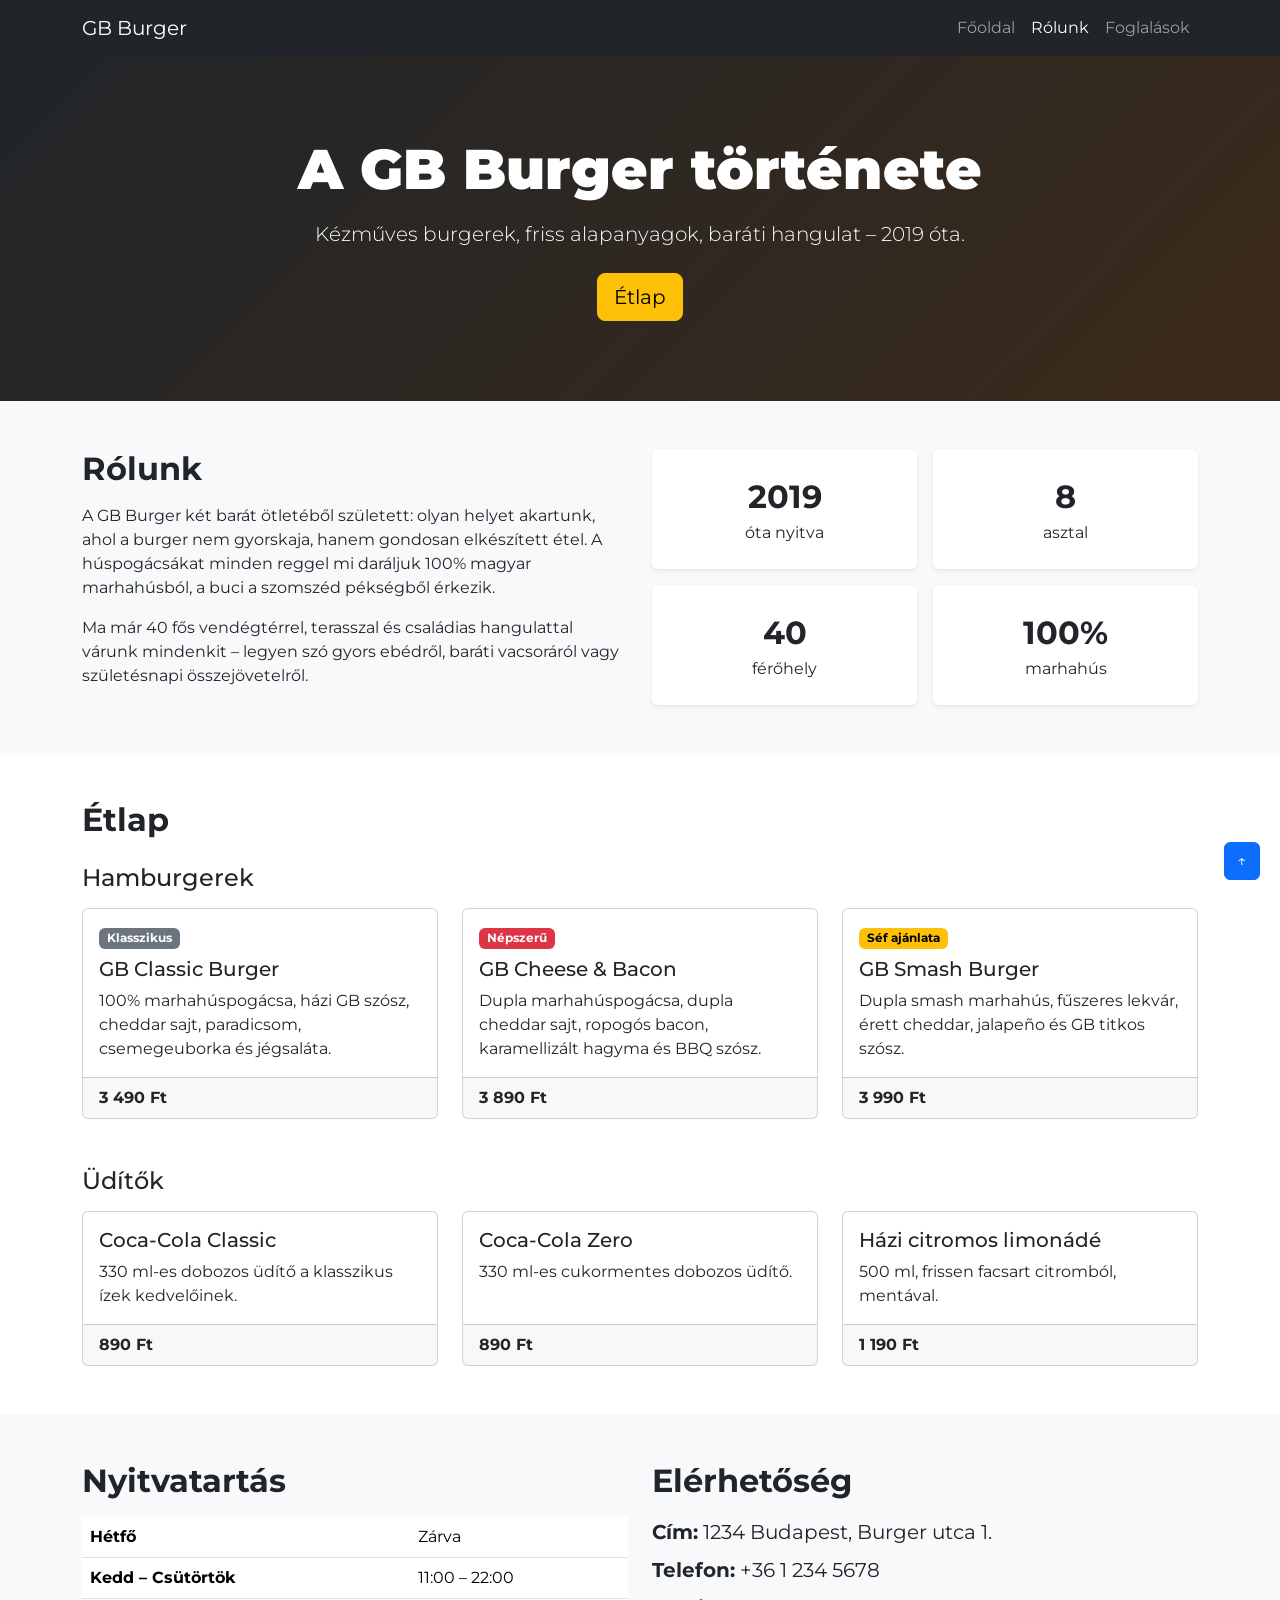
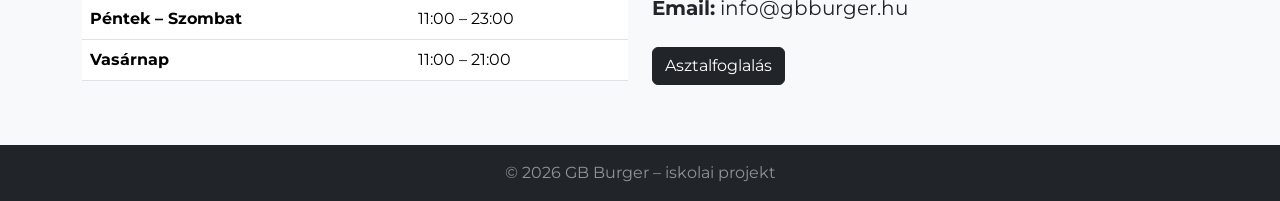
<file: portfolio.html>
<!DOCTYPE html>
<html lang="hu">
<head>
    <meta charset="UTF-8">
    <meta name="viewport" content="width=device-width, initial-scale=1.0">
    <title>Rólunk – GB Burger</title>

    <link href="https://cdn.jsdelivr.net/npm/bootstrap@5.3.3/dist/css/bootstrap.min.css" rel="stylesheet">
    <link rel="preconnect" href="https://fonts.googleapis.com">
    <link rel="preconnect" href="https://fonts.gstatic.com" crossorigin>
    <link href="https://fonts.googleapis.com/css2?family=Montserrat:wght@400;700;900&display=swap" rel="stylesheet">
    <link rel="stylesheet" href="./css/foglalasok.css">

    <script src="./js/kozos.js" defer></script>
</head>
<body>

    <nav class="navbar navbar-expand-md navbar-dark bg-dark">
        <div class="container">
            <a class="navbar-brand" href="index.html">GB Burger</a>
            <button class="navbar-toggler" type="button" data-bs-toggle="collapse" data-bs-target="#menu"
                    aria-controls="menu" aria-expanded="false" aria-label="Menü">
                <span class="navbar-toggler-icon"></span>
            </button>
            <div class="collapse navbar-collapse" id="menu">
                <ul class="navbar-nav ms-auto">
                    <li class="nav-item"><a class="nav-link" href="index.html">Főoldal</a></li>
                    <li class="nav-item"><a class="nav-link active" aria-current="page" href="portfolio.html">Rólunk</a></li>
                    <li class="nav-item"><a class="nav-link" href="foglalasok.html">Foglalások</a></li>
                </ul>
            </div>
        </div>
    </nav>

    <!-- teteje -->
    <header class="portfolio-hero text-center">
        <div class="container">
            <h1 class="display-4">A GB Burger története</h1>
            <p class="lead mt-3 mb-4">Kézműves burgerek, friss alapanyagok, baráti hangulat – 2019 óta.</p>
            <a href="#etlap" class="btn btn-warning btn-lg">Étlap</a>
        </div>
    </header>

    <main>
        <!-- Rólunk -->
        <section id="rolunk" class="container py-5">
            <div class="row g-4 align-items-center">
                <div class="col-lg-6">
                    <h2 class="fw-bold mb-3">Rólunk</h2>
                    <p>
                        A GB Burger két barát ötletéből született: olyan helyet akartunk, ahol a burger
                        nem gyorskaja, hanem gondosan elkészített étel. A húspogácsákat minden reggel
                        mi daráljuk 100% magyar marhahúsból, a buci a szomszéd pékségből érkezik.
                    </p>
                    <p>
                        Ma már 40 fős vendégtérrel, terasszal és családias hangulattal várunk mindenkit –
                        legyen szó gyors ebédről, baráti vacsoráról vagy születésnapi összejövetelről.
                    </p>
                </div>
                <div class="col-lg-6">
                                <div class="row row-cols-2 g-3 text-center">
                        <div class="col"><div class="p-4 bg-white rounded shadow-sm"><div class="fs-2 fw-bold">2019</div><div>óta nyitva</div></div></div>
                        <div class="col"><div class="p-4 bg-white rounded shadow-sm"><div class="fs-2 fw-bold">8</div><div>asztal</div></div></div>
                        <div class="col"><div class="p-4 bg-white rounded shadow-sm"><div class="fs-2 fw-bold">40</div><div>férőhely</div></div></div>
                        <div class="col"><div class="p-4 bg-white rounded shadow-sm"><div class="fs-2 fw-bold">100%</div><div>marhahús</div></div></div>
                    </div>
                </div>
            </div>
        </section>

        <!-- Étlap -->
        <section id="etlap" class="bg-white py-5">
            <div class="container">
                <h2 class="fw-bold mb-4">Étlap</h2>

                <h3 class="h4 mb-3">Hamburgerek</h3>
                <div class="row row-cols-1 row-cols-md-3 g-4 mb-5">
                    <div class="col">
                        <div class="card h-100 etel-kartya">
                            <div class="card-body">
                                <span class="badge text-bg-secondary mb-2">Klasszikus</span>
                                <h4 class="card-title h5">GB Classic Burger</h4>
                                <p class="card-text">100% marhahúspogácsa, házi GB szósz, cheddar sajt, paradicsom, csemegeuborka és jégsaláta.</p>
                            </div>
                            <div class="card-footer fw-bold">3 490 Ft</div>
                        </div>
                    </div>
                    <div class="col">
                        <div class="card h-100 etel-kartya">
                            <div class="card-body">
                                <span class="badge text-bg-danger mb-2">Népszerű</span>
                                <h4 class="card-title h5">GB Cheese &amp; Bacon</h4>
                                <p class="card-text">Dupla marhahúspogácsa, dupla cheddar sajt, ropogós bacon, karamellizált hagyma és BBQ szósz.</p>
                            </div>
                            <div class="card-footer fw-bold">3 890 Ft</div>
                        </div>
                    </div>
                    <div class="col">
                        <div class="card h-100 etel-kartya">
                            <div class="card-body">
                                <span class="badge text-bg-warning mb-2">Séf ajánlata</span>
                                <h4 class="card-title h5">GB Smash Burger</h4>
                                <p class="card-text">Dupla smash marhahús, fűszeres lekvár, érett cheddar, jalapeño és GB titkos szósz.</p>
                            </div>
                            <div class="card-footer fw-bold">3 990 Ft</div>
                        </div>
                    </div>
                </div>

                <h3 class="h4 mb-3">Üdítők</h3>
                <div class="row row-cols-1 row-cols-md-3 g-4">
                    <div class="col">
                        <div class="card h-100 etel-kartya">
                            <div class="card-body">
                                <h4 class="card-title h5">Coca-Cola Classic</h4>
                                <p class="card-text">330 ml-es dobozos üdítő a klasszikus ízek kedvelőinek.</p>
                            </div>
                            <div class="card-footer fw-bold">890 Ft</div>
                        </div>
                    </div>
                    <div class="col">
                        <div class="card h-100 etel-kartya">
                            <div class="card-body">
                                <h4 class="card-title h5">Coca-Cola Zero</h4>
                                <p class="card-text">330 ml-es cukormentes dobozos üdítő.</p>
                            </div>
                            <div class="card-footer fw-bold">890 Ft</div>
                        </div>
                    </div>
                    <div class="col">
                        <div class="card h-100 etel-kartya">
                            <div class="card-body">
                                <h4 class="card-title h5">Házi citromos limonádé</h4>
                                <p class="card-text">500 ml, frissen facsart citromból, mentával.</p>
                            </div>
                            <div class="card-footer fw-bold">1 190 Ft</div>
                        </div>
                    </div>
                </div>
            </div>
        </section>

        <!-- nyitvatartás + elérhetőség -->
        <section id="elerhetoseg" class="container py-5">
            <div class="row g-4">
                <div class="col-md-6">
                    <h2 class="fw-bold mb-3">Nyitvatartás</h2>
                    <table class="table">
                        <tbody>
                            <tr><th scope="row">Hétfő</th><td>Zárva</td></tr>
                            <tr><th scope="row">Kedd – Csütörtök</th><td>11:00 – 22:00</td></tr>
                            <tr><th scope="row">Péntek – Szombat</th><td>11:00 – 23:00</td></tr>
                            <tr><th scope="row">Vasárnap</th><td>11:00 – 21:00</td></tr>
                        </tbody>
                    </table>
                </div>
                <div class="col-md-6">
                    <h2 class="fw-bold mb-3">Elérhetőség</h2>
                    <ul class="list-unstyled fs-5">
                        <li class="mb-2"><strong>Cím:</strong> 1234 Budapest, Burger utca 1.</li>
                        <li class="mb-2"><strong>Telefon:</strong> +36 1 234 5678</li>
                        <li class="mb-2"><strong>Email:</strong> info@gbburger.hu</li>
                    </ul>
                    <a href="index.html" class="btn btn-dark mt-2">Asztalfoglalás</a>
                </div>
            </div>
        </section>
    </main>

    <footer class="bg-dark text-white-50 text-center py-3">
        &copy; 2026 GB Burger – iskolai projekt
    </footer>

    <button type="button" id="felGomb" class="btn btn-primary" aria-label="Vissza a tetejére">↑</button>

    <script src="https://cdn.jsdelivr.net/npm/bootstrap@5.3.3/dist/js/bootstrap.bundle.min.js"></script>
</body>
</html>
</file>
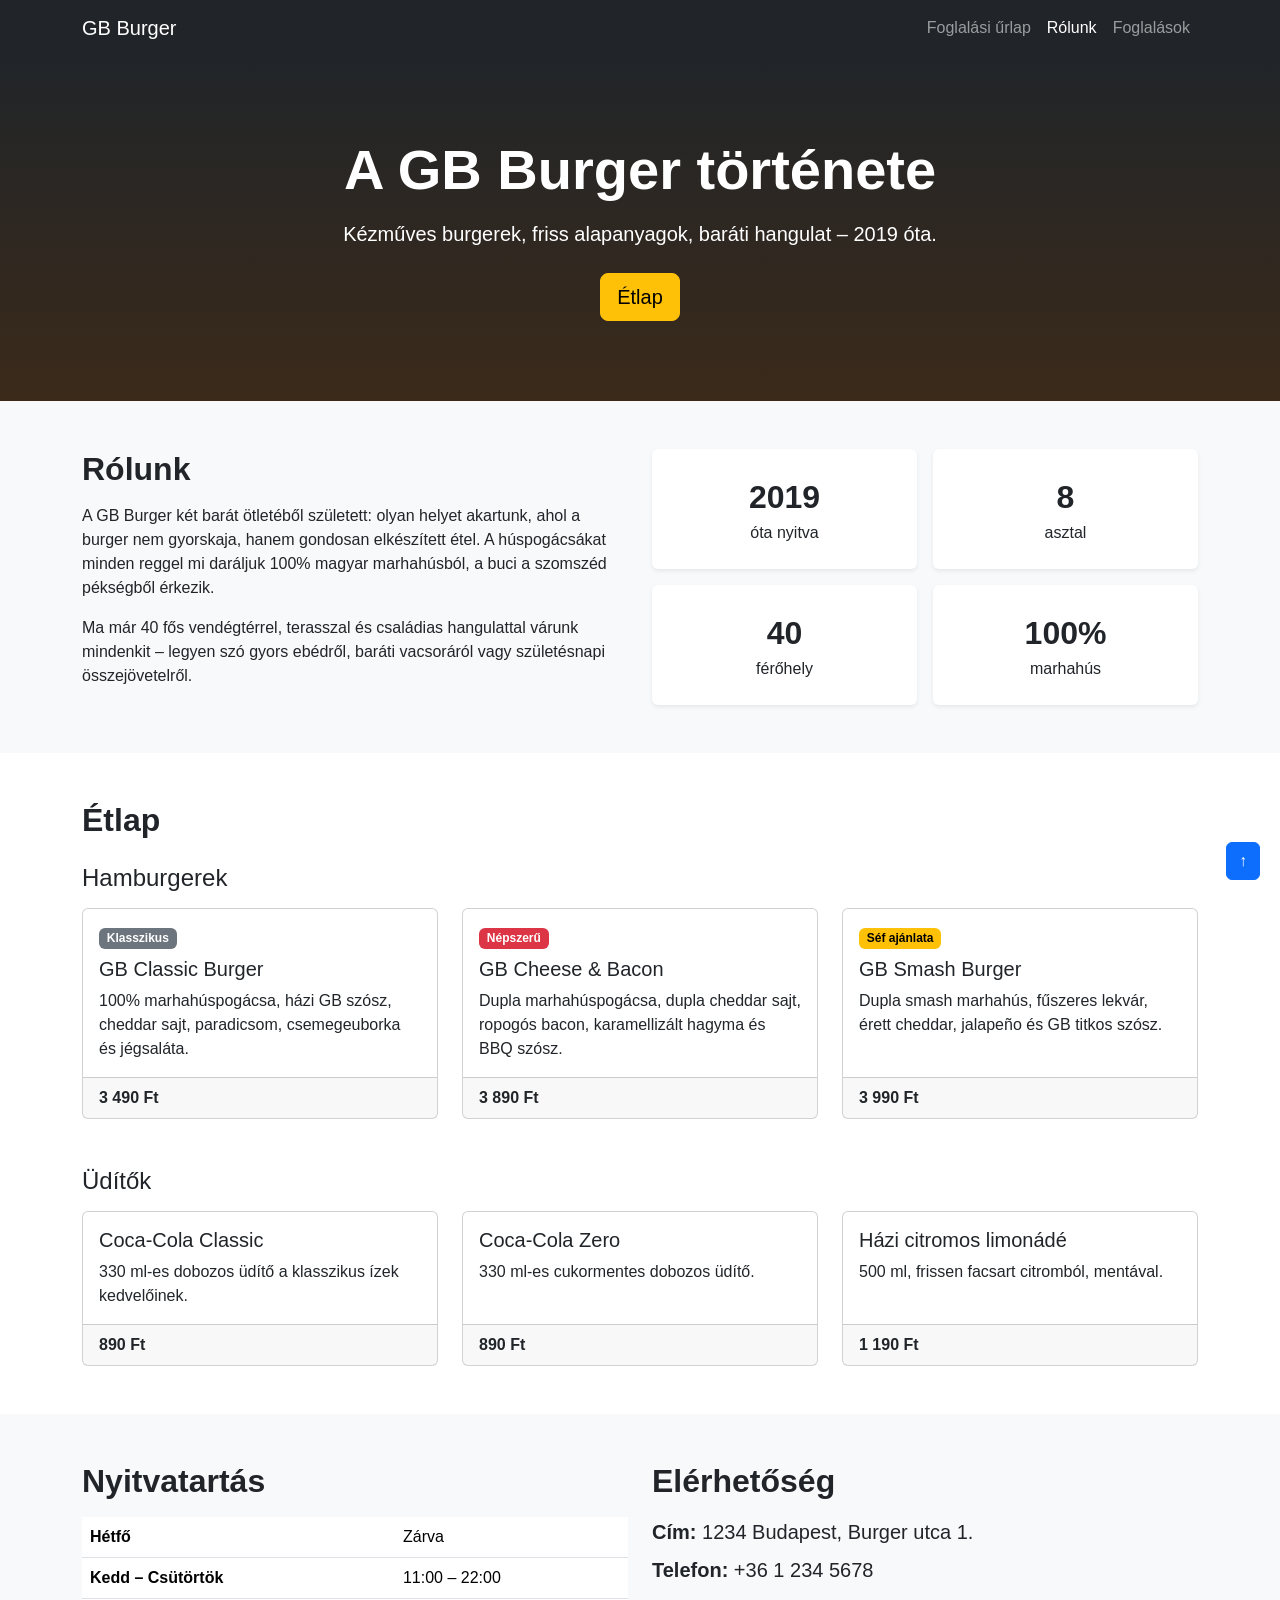
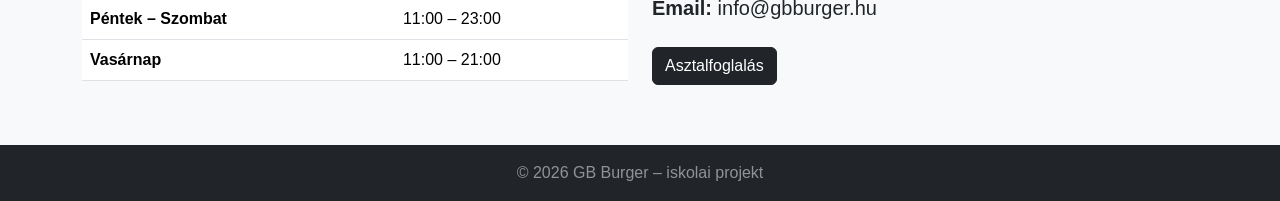
<file: rolunk.html>
<!DOCTYPE html>
<html lang="hu">
<head>
    <meta charset="UTF-8">
    <meta name="viewport" content="width=device-width, initial-scale=1.0">
    <title>Rólunk – GB Burger</title>

    <link href="https://cdn.jsdelivr.net/npm/bootstrap@5.3.3/dist/css/bootstrap.min.css" rel="stylesheet">
    <link rel="stylesheet" href="./css/mindenes.css">

    <script src="./js/kozos.js" defer></script>
</head>
<body>

    <nav class="navbar navbar-expand-md navbar-dark bg-dark">
        <div class="container">
            <a class="navbar-brand" href="urlap.html">GB Burger</a>
            <button class="navbar-toggler" type="button" data-bs-toggle="collapse" data-bs-target="#menu"
                    aria-controls="menu" aria-expanded="false" aria-label="Menü">
                <span class="navbar-toggler-icon"></span>
            </button>
            <div class="collapse navbar-collapse" id="menu">
                <ul class="navbar-nav ms-auto">
                    <li class="nav-item"><a class="nav-link" href="urlap.html">Foglalási űrlap</a></li>
                    <li class="nav-item"><a class="nav-link active" aria-current="page" href="rolunk.html">Rólunk</a></li>
                    <li class="nav-item"><a class="nav-link" href="foglalasok.html">Foglalások</a></li>
                </ul>
            </div>
        </div>
    </nav>

    <!-- teteje -->
    <header class="portfolio-hero text-center">
        <div class="container">
            <h1 class="display-4">A GB Burger története</h1>
            <p class="lead mt-3 mb-4">Kézműves burgerek, friss alapanyagok, baráti hangulat – 2019 óta.</p>
            <a href="#etlap" class="btn btn-warning btn-lg">Étlap</a>
        </div>
    </header>

    <main>
        <!-- Rólunk -->
        <section id="rolunk" class="container py-5">
            <div class="row g-4 align-items-center">
                <div class="col-lg-6">
                    <h2 class="fw-bold mb-3">Rólunk</h2>
                    <p>
                        A GB Burger két barát ötletéből született: olyan helyet akartunk, ahol a burger
                        nem gyorskaja, hanem gondosan elkészített étel. A húspogácsákat minden reggel
                        mi daráljuk 100% magyar marhahúsból, a buci a szomszéd pékségből érkezik.
                    </p>
                    <p>
                        Ma már 40 fős vendégtérrel, terasszal és családias hangulattal várunk mindenkit –
                        legyen szó gyors ebédről, baráti vacsoráról vagy születésnapi összejövetelről.
                    </p>
                </div>
                <div class="col-lg-6">
                                <div class="row row-cols-2 g-3 text-center">
                        <div class="col"><div class="p-4 bg-white rounded shadow-sm"><div class="fs-2 fw-bold">2019</div><div>óta nyitva</div></div></div>
                        <div class="col"><div class="p-4 bg-white rounded shadow-sm"><div class="fs-2 fw-bold">8</div><div>asztal</div></div></div>
                        <div class="col"><div class="p-4 bg-white rounded shadow-sm"><div class="fs-2 fw-bold">40</div><div>férőhely</div></div></div>
                        <div class="col"><div class="p-4 bg-white rounded shadow-sm"><div class="fs-2 fw-bold">100%</div><div>marhahús</div></div></div>
                    </div>
                </div>
            </div>
        </section>

        <!-- Étlap -->
        <section id="etlap" class="bg-white py-5">
            <div class="container">
                <h2 class="fw-bold mb-4">Étlap</h2>

                <h3 class="h4 mb-3">Hamburgerek</h3>
                <div class="row row-cols-1 row-cols-md-3 g-4 mb-5">
                    <div class="col">
                        <div class="card h-100 etel-kartya">
                            <div class="card-body">
                                <span class="badge text-bg-secondary mb-2">Klasszikus</span>
                                <h4 class="card-title h5">GB Classic Burger</h4>
                                <p class="card-text">100% marhahúspogácsa, házi GB szósz, cheddar sajt, paradicsom, csemegeuborka és jégsaláta.</p>
                            </div>
                            <div class="card-footer fw-bold">3 490 Ft</div>
                        </div>
                    </div>
                    <div class="col">
                        <div class="card h-100 etel-kartya">
                            <div class="card-body">
                                <span class="badge text-bg-danger mb-2">Népszerű</span>
                                <h4 class="card-title h5">GB Cheese & Bacon</h4>
                                <p class="card-text">Dupla marhahúspogácsa, dupla cheddar sajt, ropogós bacon, karamellizált hagyma és BBQ szósz.</p>
                            </div>
                            <div class="card-footer fw-bold">3 890 Ft</div>
                        </div>
                    </div>
                    <div class="col">
                        <div class="card h-100 etel-kartya">
                            <div class="card-body">
                                <span class="badge text-bg-warning mb-2">Séf ajánlata</span>
                                <h4 class="card-title h5">GB Smash Burger</h4>
                                <p class="card-text">Dupla smash marhahús, fűszeres lekvár, érett cheddar, jalapeño és GB titkos szósz.</p>
                            </div>
                            <div class="card-footer fw-bold">3 990 Ft</div>
                        </div>
                    </div>
                </div>

                <h3 class="h4 mb-3">Üdítők</h3>
                <div class="row row-cols-1 row-cols-md-3 g-4">
                    <div class="col">
                        <div class="card h-100 etel-kartya">
                            <div class="card-body">
                                <h4 class="card-title h5">Coca-Cola Classic</h4>
                                <p class="card-text">330 ml-es dobozos üdítő a klasszikus ízek kedvelőinek.</p>
                            </div>
                            <div class="card-footer fw-bold">890 Ft</div>
                        </div>
                    </div>
                    <div class="col">
                        <div class="card h-100 etel-kartya">
                            <div class="card-body">
                                <h4 class="card-title h5">Coca-Cola Zero</h4>
                                <p class="card-text">330 ml-es cukormentes dobozos üdítő.</p>
                            </div>
                            <div class="card-footer fw-bold">890 Ft</div>
                        </div>
                    </div>
                    <div class="col">
                        <div class="card h-100 etel-kartya">
                            <div class="card-body">
                                <h4 class="card-title h5">Házi citromos limonádé</h4>
                                <p class="card-text">500 ml, frissen facsart citromból, mentával.</p>
                            </div>
                            <div class="card-footer fw-bold">1 190 Ft</div>
                        </div>
                    </div>
                </div>
            </div>
        </section>

        <!-- nyitvatartás + elérhetőség -->
        <section id="elerhetoseg" class="container py-5">
            <div class="row g-4">
                <div class="col-md-6">
                    <h2 class="fw-bold mb-3">Nyitvatartás</h2>
                    <table class="table">
                        <tbody>
                            <tr><th scope="row">Hétfő</th><td>Zárva</td></tr>
                            <tr><th scope="row">Kedd – Csütörtök</th><td>11:00 – 22:00</td></tr>
                            <tr><th scope="row">Péntek – Szombat</th><td>11:00 – 23:00</td></tr>
                            <tr><th scope="row">Vasárnap</th><td>11:00 – 21:00</td></tr>
                        </tbody>
                    </table>
                </div>
                <div class="col-md-6">
                    <h2 class="fw-bold mb-3">Elérhetőség</h2>
                    <ul class="list-unstyled fs-5">
                        <li class="mb-2"><strong>Cím:</strong> 1234 Budapest, Burger utca 1.</li>
                        <li class="mb-2"><strong>Telefon:</strong> +36 1 234 5678</li>
                        <li class="mb-2"><strong>Email:</strong> info@gbburger.hu</li>
                    </ul>
                    <a href="urlap.html" class="btn btn-dark mt-2">Asztalfoglalás</a>
                </div>
            </div>
        </section>
    </main>

    <footer class="bg-dark text-white-50 text-center py-3">
        &copy; 2026 GB Burger – iskolai projekt
    </footer>

    <button type="button" id="felGomb" class="btn btn-primary" aria-label="Vissza a tetejére">↑</button>

    <script src="https://cdn.jsdelivr.net/npm/bootstrap@5.3.3/dist/js/bootstrap.bundle.min.js"></script>
</body>
</html>
</file>
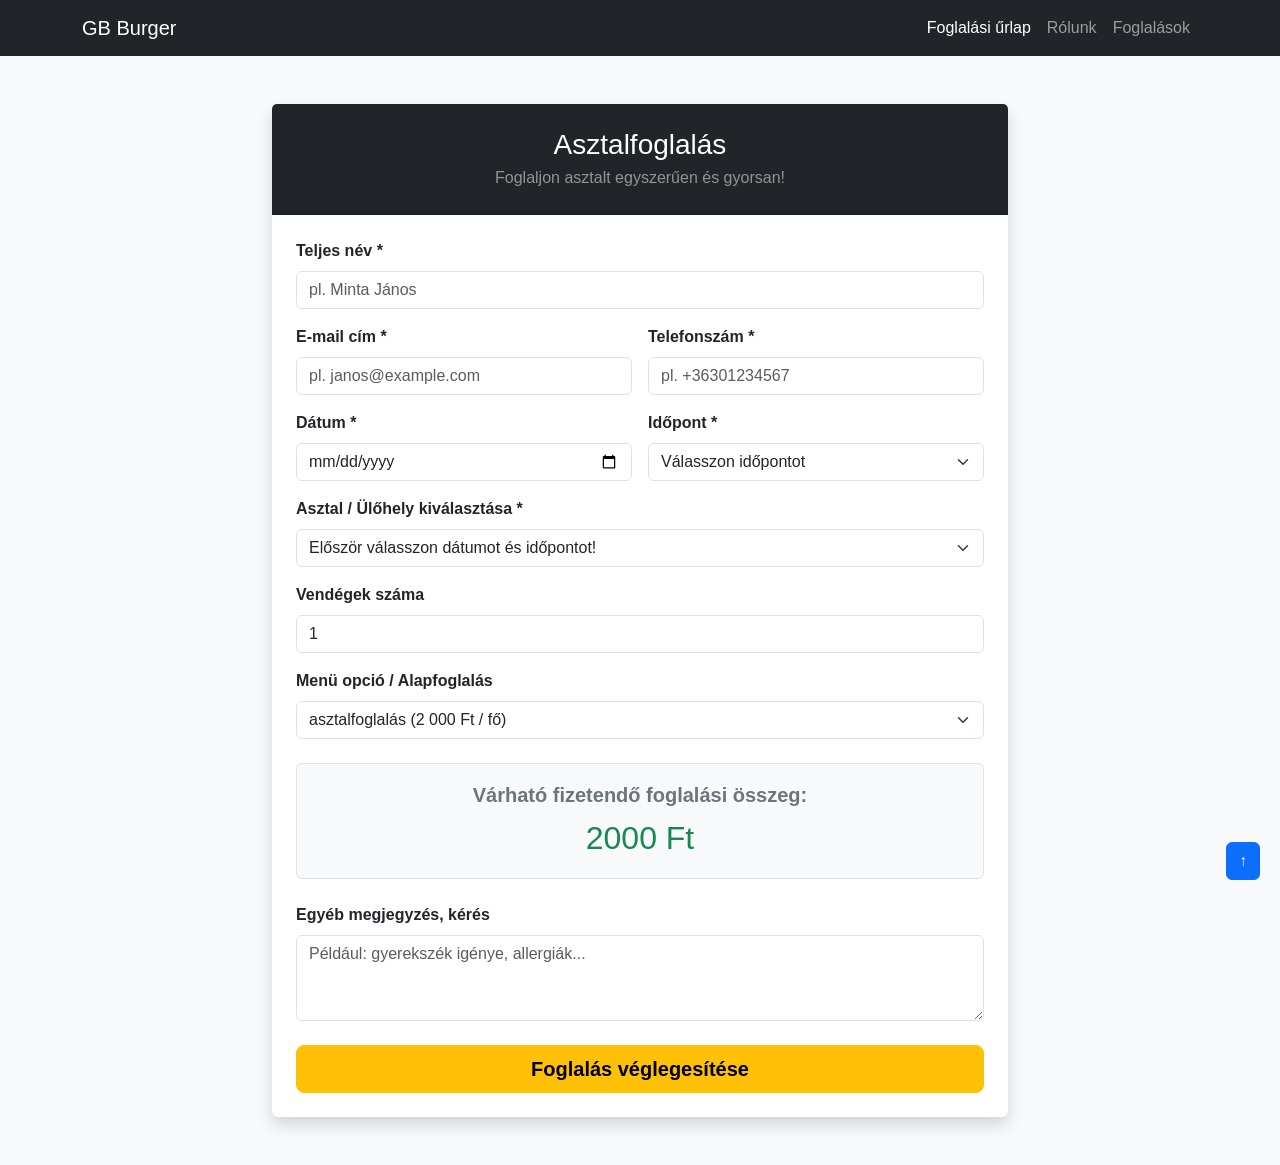
<file: urlap.html>
<!DOCTYPE html>
<html lang="hu">
<head>
    <meta charset="UTF-8">
    <meta name="viewport" content="width=device-width, initial-scale=1.0">
    <link href="https://cdn.jsdelivr.net/npm/bootstrap@5.3.3/dist/css/bootstrap.min.css" rel="stylesheet">
    <link rel="stylesheet" href="./css/mindenes.css">
    <script defer src="./js/kozos.js"></script>
    <title>GB Burger - Asztalfoglalás</title>
</head>
<body>
    <section id="fooldal"></section>
    
    <nav class="navbar navbar-expand-md navbar-dark bg-dark">
        <div class="container">
            <a class="navbar-brand" href="urlap.html">GB Burger</a>
            <button class="navbar-toggler" type="button" data-bs-toggle="collapse" data-bs-target="#menu"
                    aria-controls="menu" aria-expanded="false" aria-label="Menü">
                <span class="navbar-toggler-icon"></span>
            </button>
            <div class="collapse navbar-collapse" id="menu">
                <ul class="navbar-nav ms-auto">
                    <li class="nav-item"><a class="nav-link active" href="urlap.html">Foglalási űrlap</a></li>
                    <li class="nav-item"><a class="nav-link" href="rolunk.html">Rólunk</a></li>
                    <li class="nav-item"><a class="nav-link" aria-current="page" href="foglalasok.html">Foglalások</a></li>
                </ul>
            </div>
        </div>
    </nav>

    <section class="py-5">
        <div class="container">
            <div class="row justify-content-center">
                <div class="col-lg-8">
                    <div class="card shadow border-0">
                        <div class="card-header bg-dark text-white p-4 text-center">
                            <h1 class="h3 mb-0">Asztalfoglalás</h1>
                            <p class="text-white-50 mb-0 mt-1">Foglaljon asztalt egyszerűen és gyorsan!</p>
                        </div>
                        <div class="card-body p-4">
                            
                            <div id="alertBox" class="d-none"></div>

                            <form id="foglalasForm" novalidate>
                                
                                <div class="mb-3">
                                    <label for="nev" class="form-label fw-bold">Teljes név *</label>
                                    <input type="text" class="form-control" id="nev" placeholder="pl. Minta János">
                                    <div class="invalid-feedback">Kérjük, adja meg a nevét!</div>
                                </div>

                                <div class="row g-3 mb-3">
                                    <div class="col-md-6">
                                        <label for="email" class="form-label fw-bold">E-mail cím *</label>
                                        <input type="email" class="form-control" id="email" placeholder="pl. janos@example.com">
                                        <div class="invalid-feedback">Érvényes e-mail címet adjon meg! (pl. nev@domén.hu)</div>
                                    </div>
                                    <div class="col-md-6">
                                        <label for="telefon" class="form-label fw-bold">Telefonszám *</label>
                                        <input type="tel" class="form-control" id="telefon" placeholder="pl. +36301234567">
                                        <div class="invalid-feedback">Érvényes telefonszámot adjon meg! (pl. +36301234567 vagy 06301234567)</div>
                                    </div>
                                </div>

                                <div class="row g-3 mb-3">
                                    <div class="col-md-6">
                                        <label for="datum" class="form-label fw-bold">Dátum *</label>
                                        <input type="date" class="form-control" id="datum">
                                        <div class="invalid-feedback">Múltbéli vagy érvénytelen dátum nem választható!</div>
                                    </div>
                                    <div class="col-md-6">
                                        <label for="idopont" class="form-label fw-bold">Időpont *</label>
                                        <select class="form-select" id="idopont">
                                            <option value="" selected disabled>Válasszon időpontot</option>
                                            <option value="12:00">12:00</option>
                                            <option value="13:00">13:00</option>
                                            <option value="14:00">14:00</option>
                                            <option value="17:00">17:00</option>
                                            <option value="18:00">18:00</option>
                                            <option value="19:00">19:00</option>
                                            <option value="20:00">20:00</option>
                                        </select>
                                        <div class="invalid-feedback">Kérjük, válasszon időpontot!</div>
                                    </div>
                                </div>

                                <div class="mb-3">
                                    <label for="asztal" class="form-label fw-bold">Asztal / Ülőhely kiválasztása *</label>
                                    <select class="form-select" id="asztal">
                                        <option value="" selected disabled>Válasszon dátumot és időpontot</option>
                                    </select>
                                    <div class="invalid-feedback" id="asztalFeedback">Kérjük, válasszon elérhető asztalt!</div>
                                </div>

                                <div class="mb-3">
                                    <label for="vendegszam" class="form-label fw-bold">Vendégek száma</label>
                                    <input type="number" class="form-control" id="vendegszam" min="1" max="10" value="1">
                                    <div class="invalid-feedback">A vendégek száma 1 és 10 fő között lehet!</div>
                                </div>

                                <div class="mb-3">
                                    <label for="menuOpcio" class="form-label fw-bold">Menü opció / Alapfoglalás </label>
                                    <select class="form-select" id="menuOpcio">
                                        <option value="2000">asztalfoglalás (2 000 Ft / fő)</option>
                                        <option value="5490">GB Classic Menü (5 490 Ft / fő)</option>
                                        <option value="5890">GB Cheese & Bacon Menü (5 890 Ft / fő)</option>
                                        <option value="5990">GB Smash Burger Menü (5 990 Ft / fő)</option>
                                    </select>
                                </div>

                                <div class="p-3 my-4 bg-light rounded text-center border">
                                    <span class="fs-5 fw-bold text-secondary">Várható fizetendő foglalási összeg:</span>
                                    <div class="fs-2 fw-black text-success mt-1" id="osszegKijelzo">2 000 Ft</div>
                                </div>

                                <div class="mb-4">
                                    <label for="megjegyzes" class="form-label fw-bold">Egyéb megjegyzés, kérés</label>
                                    <textarea class="form-control" id="megjegyzes" rows="3" placeholder="Például: gyerekszék igénye, allergiák..."></textarea>
                                </div>

                                <div class="d-grid">
                                    <button type="submit" class="btn btn-warning btn-lg fw-bold">Foglalás véglegesítése</button>
                                </div>
                            </form>

                            <div id="sikerKartya" class="d-none">
                                <div class="alert alert-success border-0 shadow-sm p-4">
                                    <div class="text-center mb-3">
                                        <h3 class="alert-heading h4 font-bold mt-2">Sikeres foglalás!</h3>
                                        <p class="mb-0 text-muted">Köszönjük a foglalást! Az alábbi részletekkel rögzítettük rendszerünkben:</p>
                                    </div>
                                    <hr>
                                    <div id="foglalasReszletek" class="lh-lg"></div>
                                    <div class="mt-4 text-center">
                                        <button id="ujFoglalasGomb" class="btn btn-outline-success fw-bold">Új foglalás leadása</button>
                                    </div>
                                </div>
                            </div>

                        </div>
                    </div>
                </div>
            </div>
        </div>
    </section>

    <button type="button" id="felGomb" class="btn btn-primary" aria-label="Vissza a tetejére">↑</button>

<script src="https://cdn.jsdelivr.net/npm/bootstrap@5.3.3/dist/js/bootstrap.bundle.min.js"></script>
</body>
</html>
</file>
<file: css/foglalasok.css>
body {
    font-family: "Montserrat", sans-serif;
    background-color: #f8f9fa;
}

.foglalas-kartya,
.etel-kartya {
    transition: 0.2s;
}

.foglalas-kartya:hover,
.etel-kartya:hover {
    transform: translateY(-3px);
    box-shadow: 0 8px 16px rgba(0, 0, 0, 0.15) !important;
}

.portfolio-hero {
    background: linear-gradient(135deg, #212529, #3b2a1a);
    color: white;
    padding: 80px 0;
}

.portfolio-hero h1 {
    font-weight: 900;
}

/* fel gomb */
#felGomb {
    position: fixed;
    right: 20px;
    bottom: 20px;
    z-index: 1000;
}
</file>
<file: css/mindenes.css>
body {
    font-family: "Montserrat", sans-serif;
    background-color: #f8f9fa;
}

.foglalas-kartya,
.etel-kartya {
    transition: 0.3s;
}

.foglalas-kartya:hover,
.etel-kartya:hover {
    transform: translateY(-3px);
    box-shadow: 0 8px 16px rgba(0, 0, 0, 0.15);
}

.portfolio-hero {
    background: linear-gradient(#212529, #3b2a1a);
    color: white;
    padding: 80px 0;
}

.portfolio-hero h1 {
    font-weight: 900;
}

/* fel gomb */
#felGomb {
    position: fixed;
    right: 20px;
    bottom: 20px;
}
</file>
